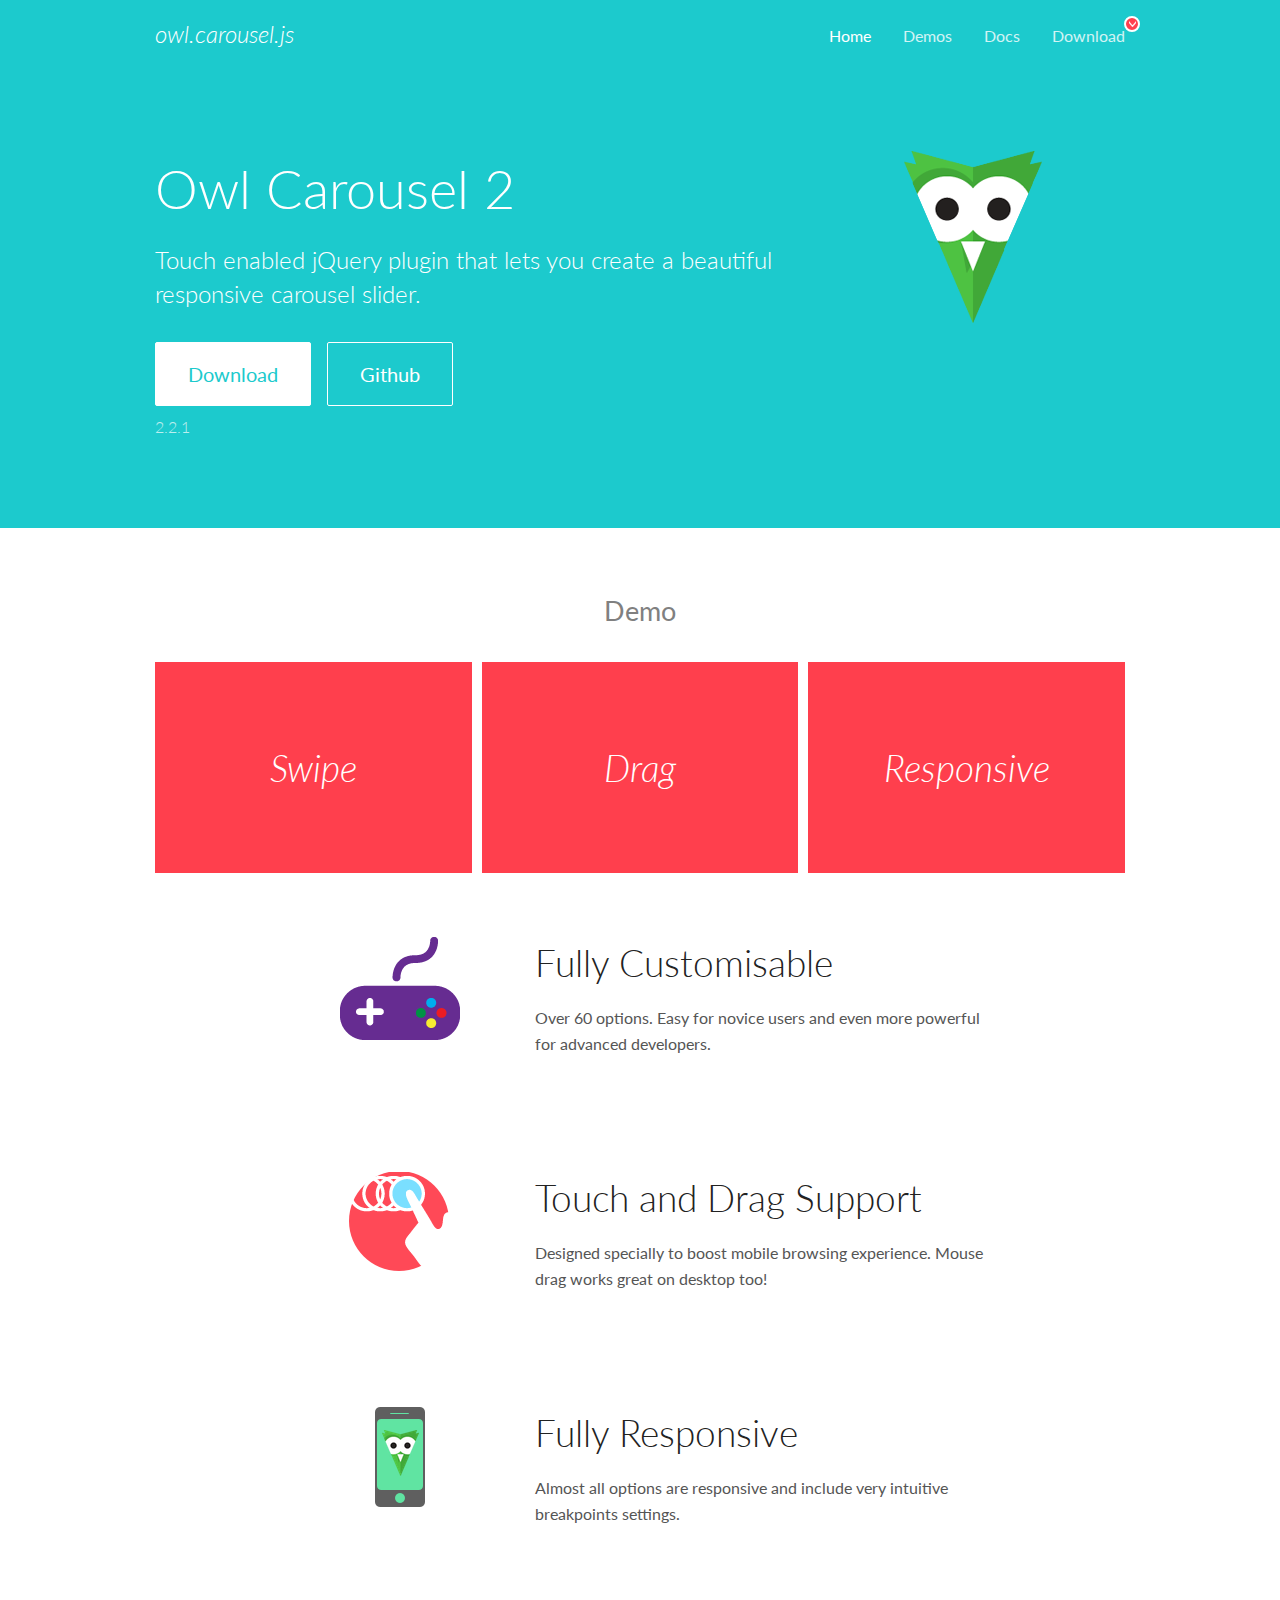
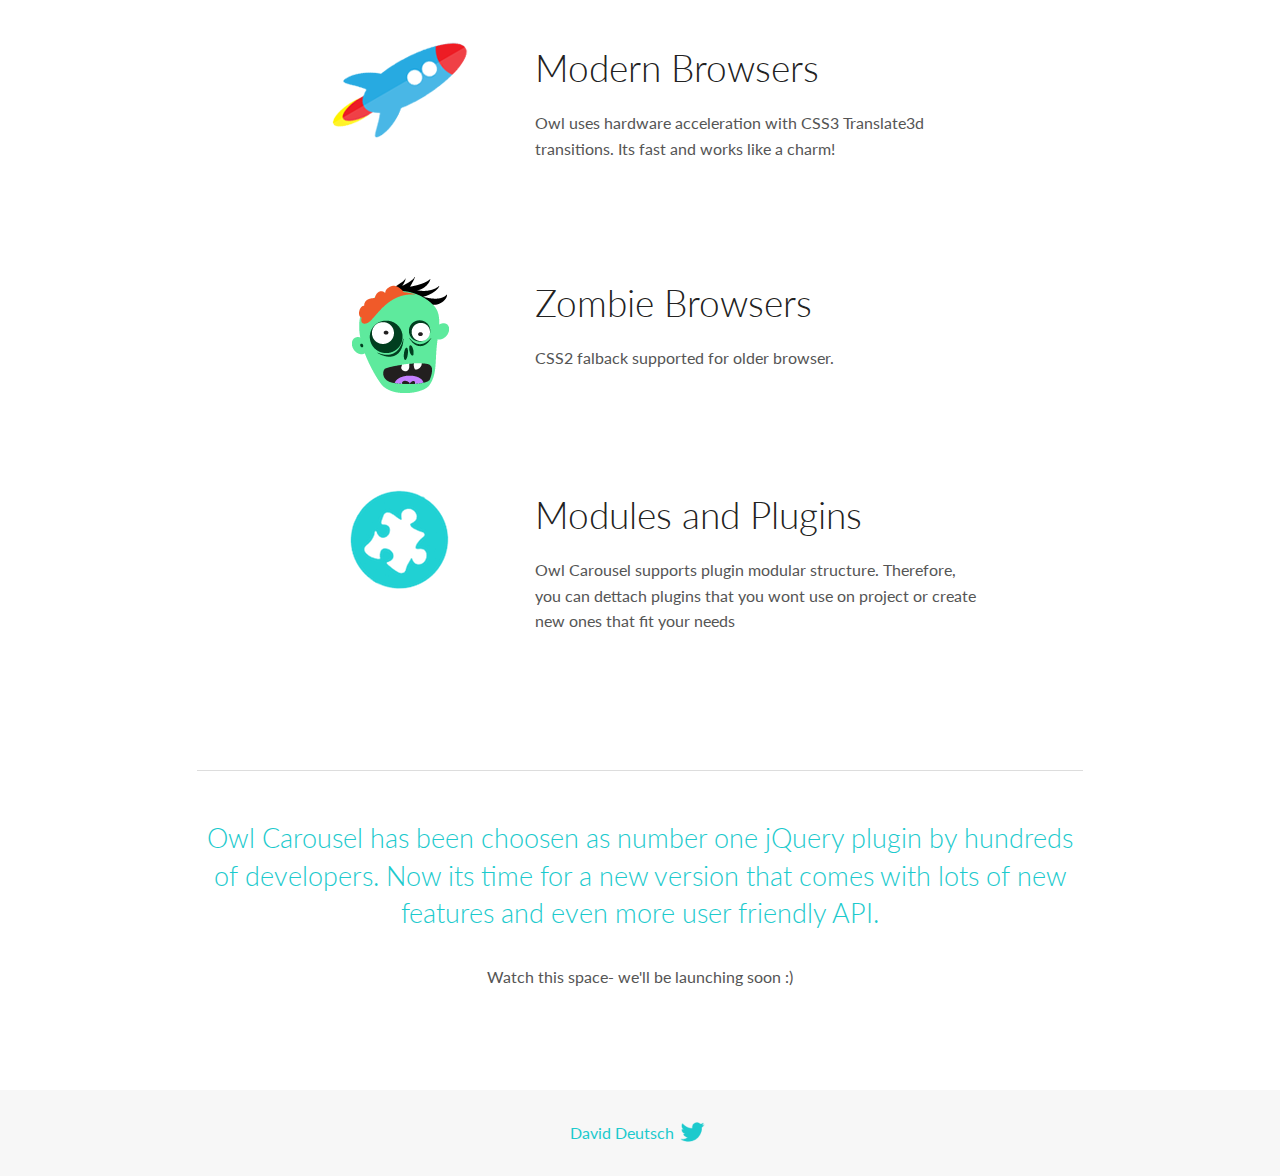
<file: OwlCarousel2-2.2.1/docs/index.html>
<!DOCTYPE html>
<html lang="en">
  <head>

    <!-- head -->
    <meta charset="utf-8">
    <meta name="msapplication-tap-highlight" content="no" />
    <meta name="viewport" content="width=device-width, initial-scale=1.0" />
    <meta name="description" content="Touch enabled jQuery plugin that lets you create beautiful responsive carousel slider.">
    <meta name="author" content="David Deutsch">
    <title>
      Home | Owl Carousel | 2.2.1
    </title>

    <!-- Stylesheets -->
    <link href='https://fonts.googleapis.com/css?family=Lato:300,400,700,400italic,300italic' rel='stylesheet' type='text/css'>
    <link rel="stylesheet" href="assets/css/docs.theme.min.css">

    <!-- Owl Stylesheets -->
    <link rel="stylesheet" href="assets/owlcarousel/assets/owl.carousel.min.css">
    <link rel="stylesheet" href="assets/owlcarousel/assets/owl.theme.default.min.css">

    <!-- HTML5 shim and Respond.js IE8 support of HTML5 elements and media queries -->

    <!--[if lt IE 9]>
      <script src="https://oss.maxcdn.com/libs/html5shiv/3.7.0/html5shiv.js"></script>
      <script src="https://oss.maxcdn.com/libs/respond.js/1.3.0/respond.min.js"></script>
    <![endif]-->

    <!-- Favicons -->
    <link rel="apple-touch-icon-precomposed" sizes="144x144" href="assets/ico/apple-touch-icon-144-precomposed.png">
    <link rel="shortcut icon" href="assets/ico/favicon.png">
    <link rel="shortcut icon" href="favicon.ico">

    <!-- Yeah i know js should not be in header. Its required for demos.-->

    <!-- javascript -->
    <script src="assets/vendors/jquery.min.js"></script>
    <script src="assets/owlcarousel/owl.carousel.js"></script>
  </head>
  <body>

    <!-- header -->
    <header class="header">
      <div class="row">
        <div class="large-12 columns">
          <div class="brand left">
            <h3>
              <a href="/OwlCarousel2/">owl.carousel.js</a> 
            </h3>
          </div>
          <a id="toggle-nav" class="right">
            <span></span> <span></span> <span></span> 
          </a> 
          <div class="nav-bar">
            <ul class="clearfix">
              <li class="active">
                <a href="/OwlCarousel2/index.html">Home</a> 
              </li>
              <li> <a href="/OwlCarousel2/demos/demos.html">Demos</a>  </li>
              <li> <a href="/OwlCarousel2/docs/started-welcome.html">Docs</a>  </li>
              <li>
                <a href="https://github.com/OwlCarousel2/OwlCarousel2/archive/2.2.1.zip">Download</a> 
                <span class="download"></span> 
              </li>
            </ul>
          </div>
        </div>
      </div>
    </header>

    <!-- home panel -->
    <section id="hero">
      <div class="row">
        <div class="large-8 medium-8 columns">
          <h1>Owl Carousel 2</h1>
          <h4>Touch enabled jQuery plugin that lets you create a beautiful responsive carousel slider.</h4>
          <a href="https://github.com/OwlCarousel2/OwlCarousel2/archive/2.2.1.zip" class="hero-button">Download</a> 
          <a href="https://github.com/OwlCarousel2/OwlCarousel2" class="hero-button outline">Github</a> 
          <p>2.2.1</p>
        </div>
        <div class="large-4 medium-4 columns">
          <img class="owl-logo" src="assets/img/owl-logo.png" alt="mr. Owl">
        </div>
      </div>
    </section>

    <!-- body -->
    <div class="home-demo">
      <div class="row">
        <div class="large-12 columns">
          <h3>Demo</h3>
          <div class="owl-carousel">
            <div class="item">
              <h2>Swipe</h2>
            </div>
            <div class="item">
              <h2>Drag</h2>
            </div>
            <div class="item">
              <h2>Responsive</h2>
            </div>
            <div class="item">
              <h2>CSS3</h2>
            </div>
            <div class="item">
              <h2>Fast</h2>
            </div>
            <div class="item">
              <h2>Easy</h2>
            </div>
            <div class="item">
              <h2>Free</h2>
            </div>
            <div class="item">
              <h2>Upgradable</h2>
            </div>
            <div class="item">
              <h2>Tons of options</h2>
            </div>
            <div class="item">
              <h2>Infinity</h2>
            </div>
            <div class="item">
              <h2>Auto Width</h2>
            </div>
          </div>
        </div>
      </div>
    </div>
    <script>
      var owl = $('.owl-carousel');
      owl.owlCarousel({
        margin: 10,
        loop: true,
        responsive: {
          0: {
            items: 1
          },
          600: {
            items: 2
          },
          1000: {
            items: 3
          }
        }
      })
    </script>

    <!-- features -->
    <div id="features">
      <div class="row">
        <div class="small-12 medium-9 small-centered columns">
          <section class="row feature">
            <div class="medium-4 small-12 columns">
              <img src="assets/img/feature-options.png" alt="">
            </div>
            <div class="medium-8 small-12 columns">
              <h2>Fully Customisable</h2>
              <p>Over 60 options. Easy for novice users and even more powerful for advanced developers.</p>
            </div>
          </section>
          <section class="row feature">
            <div class="medium-4 small-12 columns">
              <img src="assets/img/feature-drag.png" alt="">
            </div>
            <div class="medium-8 small-12 columns">
              <h2>Touch and Drag Support</h2>
              <p>Designed specially to boost mobile browsing experience. Mouse drag works great on desktop too!</p>
            </div>
          </section>
          <section class="row feature">
            <div class="medium-4 small-12 columns">
              <img src="assets/img/feature-responsive.png" alt="">
            </div>
            <div class="medium-8 small-12 columns">
              <h2>Fully Responsive</h2>
              <p>Almost all options are responsive and include very intuitive breakpoints settings.</p>
            </div>
          </section>
          <section class="row feature">
            <div class="medium-4 small-12 columns">
              <img src="assets/img/feature-modern.png" alt="">
            </div>
            <div class="medium-8 small-12 columns">
              <h2>Modern Browsers</h2>
              <p>Owl uses hardware acceleration with CSS3 Translate3d transitions. Its fast and works like a charm! </p>
            </div>
          </section>
          <section class="row feature">
            <div class="medium-4 small-12 columns">
              <img src="assets/img/feature-zombie.png" alt="">
            </div>
            <div class="medium-8 small-12 columns">
              <h2>Zombie Browsers</h2>
              <p>CSS2 falback supported for older browser.</p>
            </div>
          </section>
          <section class="row feature">
            <div class="medium-4 small-12 columns">
              <img src="assets/img/feature-module.png" alt="">
            </div>
            <div class="medium-8 small-12 columns">
              <h2>Modules and Plugins</h2>
              <p>Owl Carousel supports plugin modular structure. Therefore, you can dettach plugins that you wont use on project or create new ones that fit your needs</p>
            </div>
          </section>
        </div>
      </div>
    </div>

    <!-- footer -->
    <section id="teaser-text">
      <div class="row">
        <div class="small-12 medium-11 small-centered columns">
          <hr>
          <h3 id="owl-carousel-has-been-choosen-as-number-one-jquery-plugin-by-hundreds-of-developers-now-its-time-for-a-new-version-that-comes-with-lots-of-new-features-and-even-more-user-friendly-api-">Owl Carousel has been choosen as number one jQuery plugin by hundreds of developers. Now its time for a new version that comes with lots of new features and even more user friendly API.</h3>
          <p>Watch this space- we&#39;ll be launching soon :)</p>
        </div>
      </div>
    </section>

    <!-- footer -->
    <footer class="footer">
      <div class="row">
        <div class="large-12 columns">
          <h5>
            <a href="/OwlCarousel2/docs/support-contact.html">David Deutsch</a> 
            <a id="custom-tweet-button" href="https://twitter.com/share?url=https://github.com/OwlCarousel2/OwlCarousel2&text=Owl Carousel - This is so awesome! " target="_blank"></a> 
          </h5>
        </div>
      </div>
    </footer>

    <!-- vendors -->
    <script src="assets/vendors/highlight.js"></script>
    <script src="assets/js/app.js"></script>
  </body>
</html>
</file>
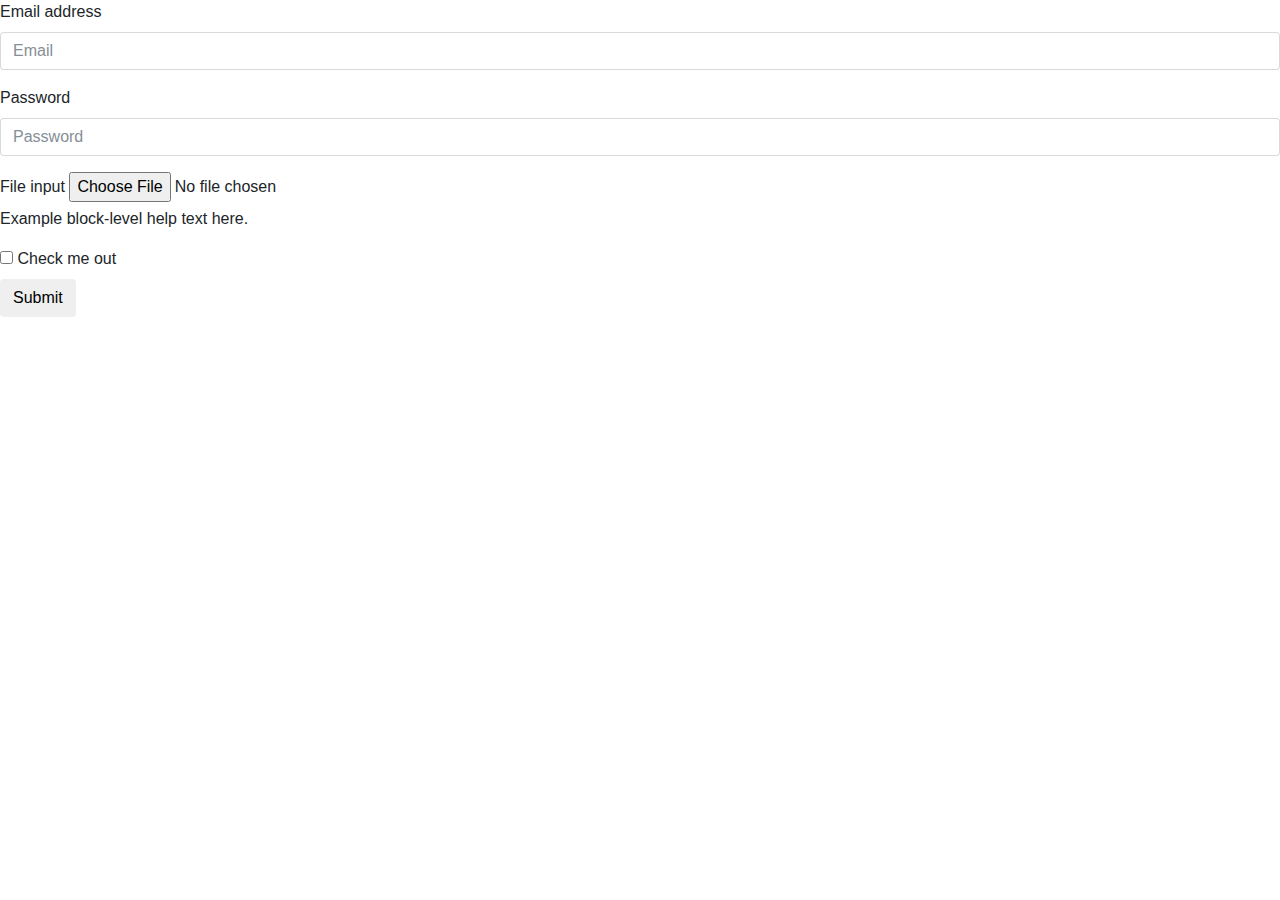
<file: bootstrap.html>
<!DOCTYPE html>
<html>
  <head>
    <meta charset="UTF-8">
    <title>Curso Completo do Desenvolvedor Web</title>
    <link rel="stylesheet" href="bootstrap/css/bootstrap.min.css">
  </head>
  <body>
      <form>
          <div class="form-group">
            <label for="exampleInputEmail1">Email address</label>
            <input type="email" class="form-control" id="exampleInputEmail1" placeholder="Email">
          </div>
          <div class="form-group">
            <label for="exampleInputPassword1">Password</label>
            <input type="password" class="form-control" id="exampleInputPassword1" placeholder="Password">
          </div>
          <div class="form-group">
            <label for="exampleInputFile">File input</label>
            <input type="file" id="exampleInputFile">
            <p class="help-block">Example block-level help text here.</p>
          </div>
          <div class="checkbox">
            <label>
              <input type="checkbox"> Check me out
            </label>
          </div>
          <button type="submit" class="btn btn-default">Submit</button>
        </form>
  </body>
</html>
</file>
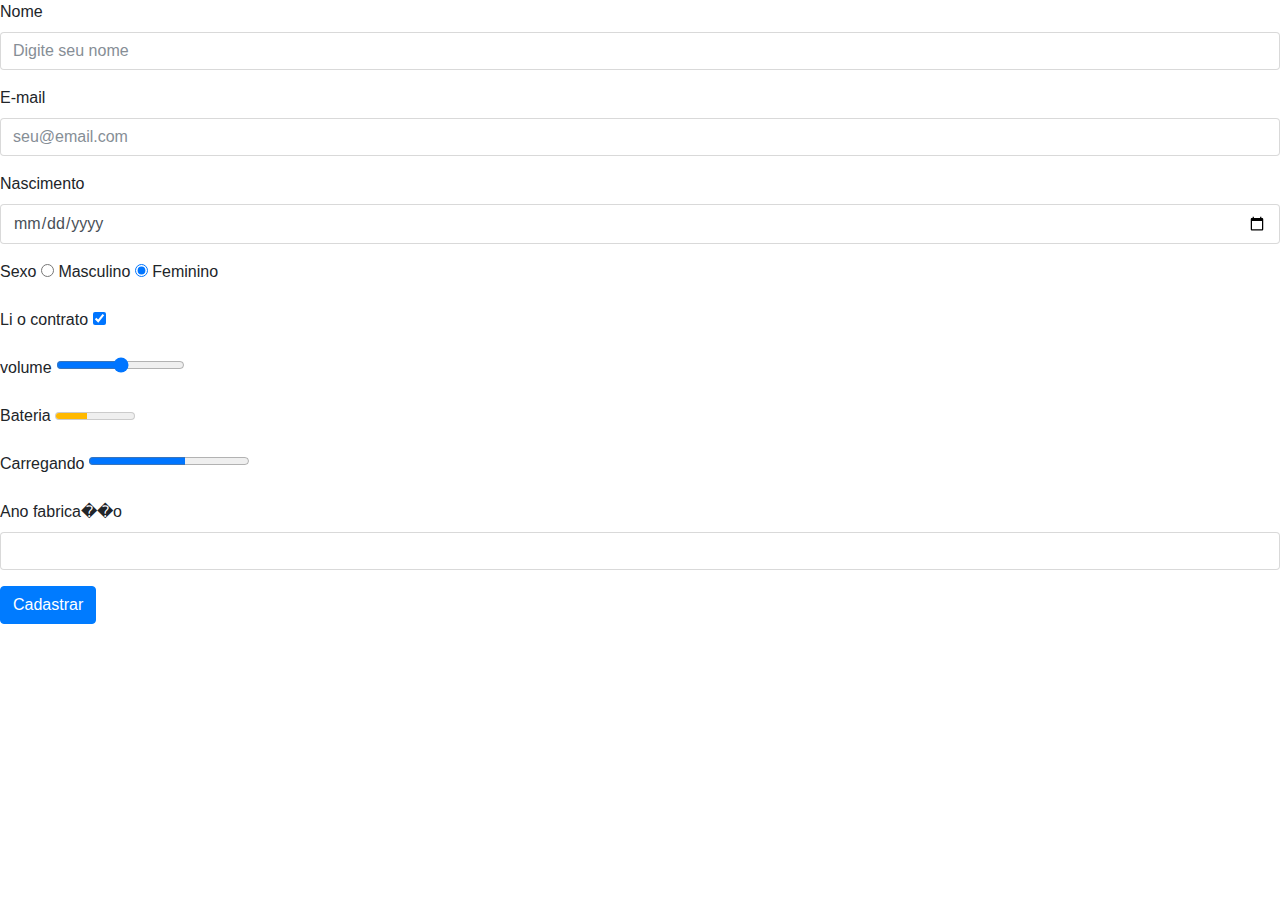
<file: formulario.html>
<!DOCTYPE html>
<html>
  <head>
    <meta charset="UTF-8">
    <title>Curso Completo do Desenvolvedor Web</title>
    <link rel="stylesheet" href="bootstrap/css/bootstrap.min.css">
  </head>
  <body>
    <form method="POST" action="form.php">
      <div class="form-group">
        <label for="nome">Nome</label>
        <input type="text" name="nome" id="nome" class="form-control" required placeholder="Digite seu nome">
      </div>
      <div class="form-group">
          <label for="email">E-mail</label>
          <input type="email" name="email" id="email" class="form-control" required placeholder="seu@email.com">
      </div>
      <div class="form-group">
            <label for="date">Nascimento</label>
            <input type="date" name="date" id="date" class="form-control" required min="2017-01-01" max="2017-12-31">
      </div>
      <div class="form-group">
        <label>Sexo</label>
        <input type="radio" name="sexo" id="masculino">
        <label for="masculino">Masculino</label>
        <input type="radio" name="sexo" id="Feminino" checked>
        <label for="Feminino">Feminino</label>
      </div>
      <div class="form-group">
          <label for="li">Li o contrato</label>
          <input type="checkbox" name="li" id="li" required checked>
      </div>
      <div class="form-group">
          <label for="volume">volume</label>
          <input type="range" name="volume" id="volume">
      </div>
      <div class="form-group">
          <label for="meter">Bateria</label>
          <meter min="0" max="100" value="40" low="50"></meter>
      </div>
      <div class="form-group">
          <label for="progress">Carregando</label>
          <progress min="0" max="100" value="60"></progress>
      </div>
      <div class="form-group">
          <label for="ano">Ano fabrica��o</label>
          <input type="number" name="ano" id="ano" class="form-control">
      </div>
      <div>
        <button type="submit" class="btn btn-primary">Cadastrar</button>
      </div>
    </form>
    <script type="text/javascript" src="bootstrap/js/bootstrap.min.js"></script>  
  </body>
</html>
</file>
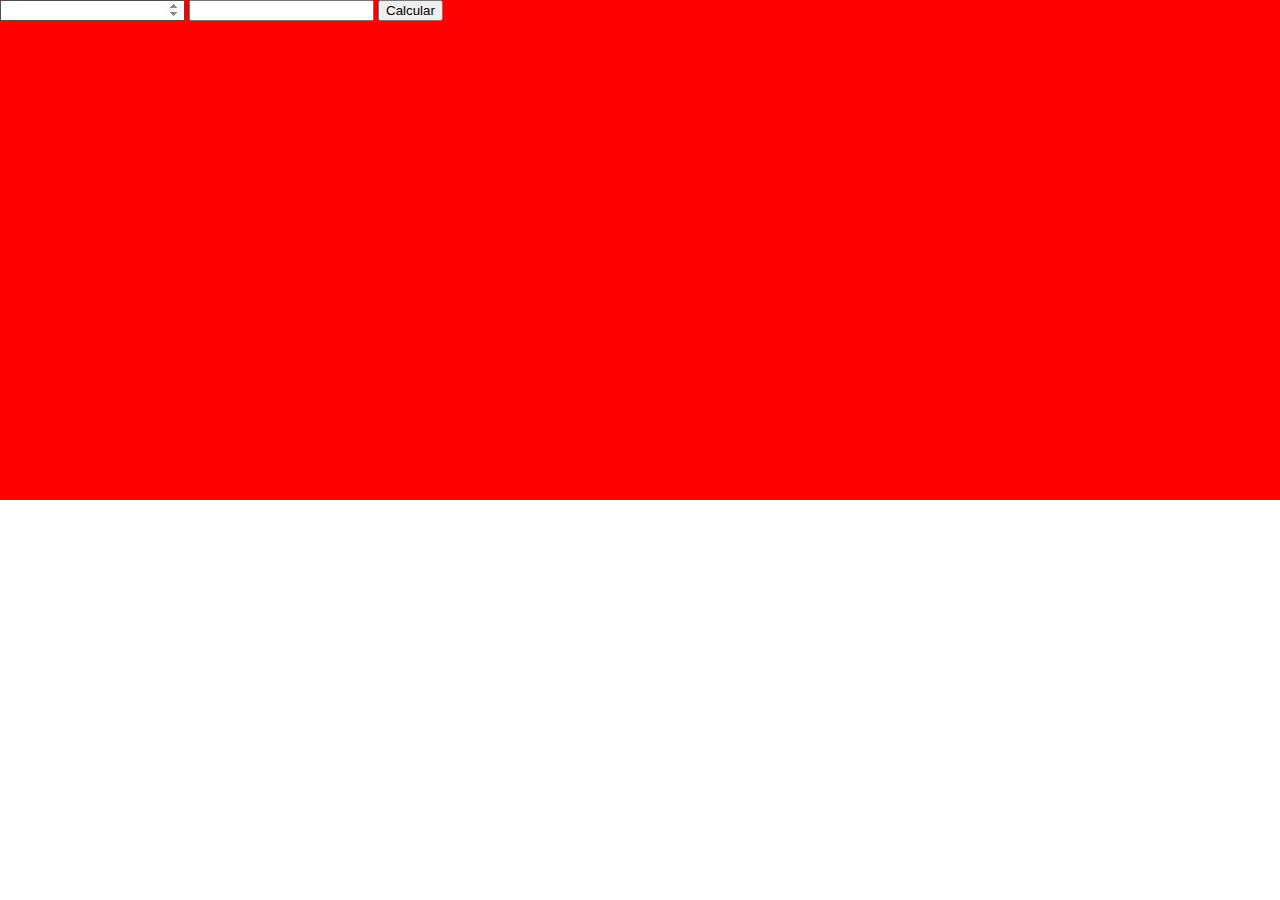
<file: modelo2.html>
<!DOCTYPE html>
<html>
  <head>
    <meta charset="UTF-8">
    <title>Curso Completo do Desenvolvedor Web</title>
    <link rel="stylesheet" href="css/estilo.css">
  </head>
  <body>
    <section>
      <input type="number" id="valorA">
      <input type="number" id="valorB">
      <button id="calcular">Calcular</button>
      <div class="resultado"></div>

    </section>

    <script type="text/javascript" src="js/script.js"></script>
  </body>
</html>
</file>
<file: css/estilo.css>
html, body{
  margin: 0;
  padding: 0;
  box-sizing: border-box;
}
header{
  width: 100%;
  height: 200px;
  background: #ccc;
  position: relative;
}
nav{
  width: 100%;
  height: 100px;
  background: #999;
  position: absolute;
  bottom: 0;
}
section{
  width: 100%;
  height: 500px;
  background: #ff0000;
}
footer{
  width: 100%;
  height: 200px;
  background: #1BA39C;
}
</file>
